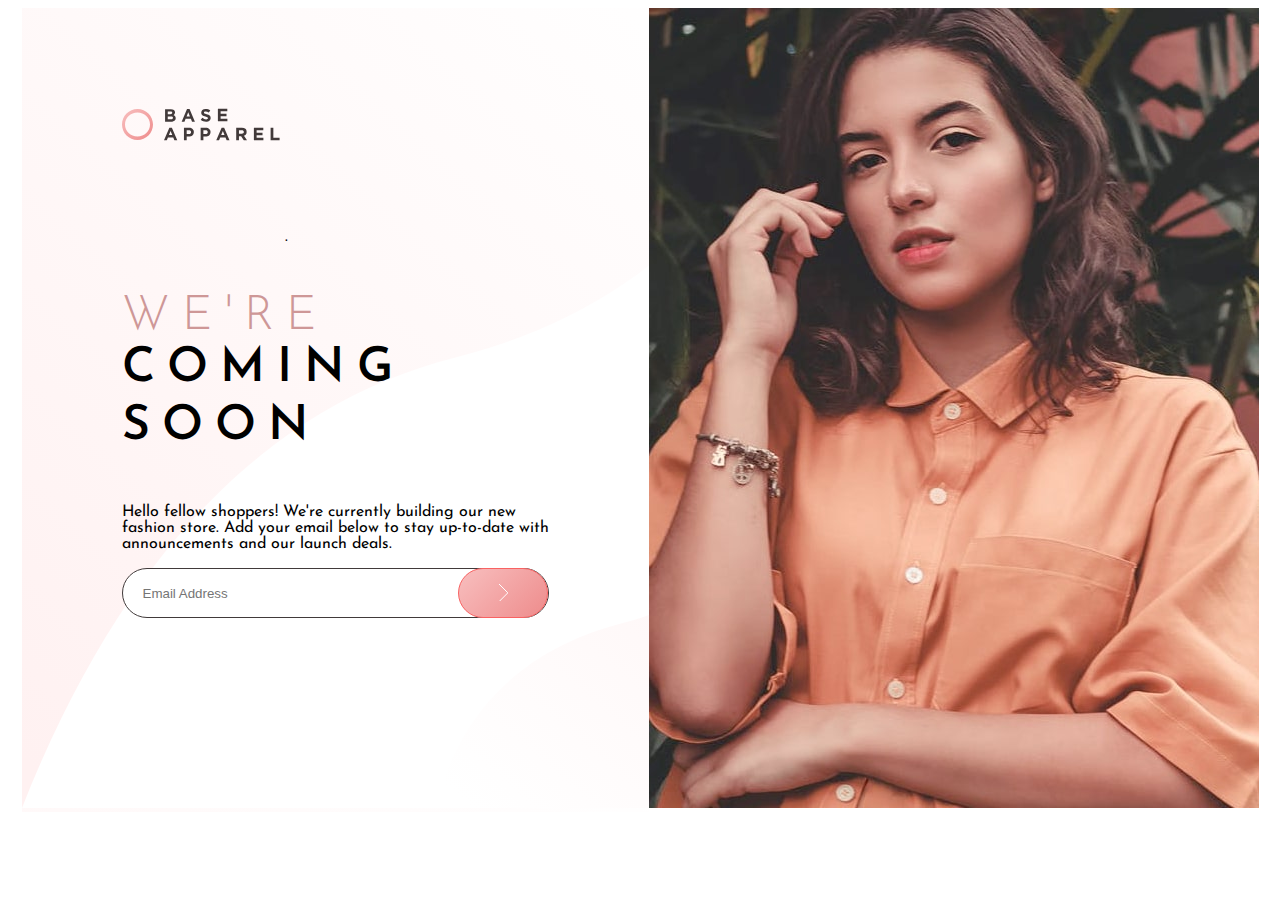
<file: index.html>
<!DOCTYPE html>
<html lang="en">
  <head>
    <meta charset="UTF-8" />
    <meta name="viewport" content="width=device-width, initial-scale=1.0" />
    <!-- displays site properly based on user's device -->

    <link
      rel="icon"
      type="image/png"
      sizes="32x32"
      href="./images/favicon-32x32.png"
    />
    <link rel="stylesheet" href="style.css" />
    <title>Frontend Mentor | Base Apparel coming soon page</title>
  </head>
  <body>
<!-- images url changed from ../images to /images as not showing in netlify -->

    <div class="container">
      <div class="text">
          <img class="logo" src="./images/logo.svg" alt="logo" />
          <span>.</span>
        <p class="were">We're</p>
        <p class="coming-soon">coming </br>soon</p>
        <p class="bla-bla">
          Hello fellow shoppers! We're currently building our new<br /> fashion store.
          Add your email below to stay up-to-date with <br />announcements and our
          launch deals.
        </p>

        <div class="form">
          <form>
           <div class="input-outer">
            <input class="email" type="email" name="email" placeholder="Email Address" />
            <span>
            <button class="button">
              <svg xmlns="http://www.w3.org/2000/svg" width="10" height="18"><path fill="none" stroke="#FFF" stroke-width="1" d="M1 1l8.836 8.836L1 18.671"/></svg>
            </button>
            </span>
           </div>
          </form>
        </div>
      </div>

      <div class="hero">
        <img src="./images/hero-desktop.jpg" alt="desktop hero img" />
      </div>
    </div>
    <script src="./script.js"></script>
  
  </body>

</html>
</file>
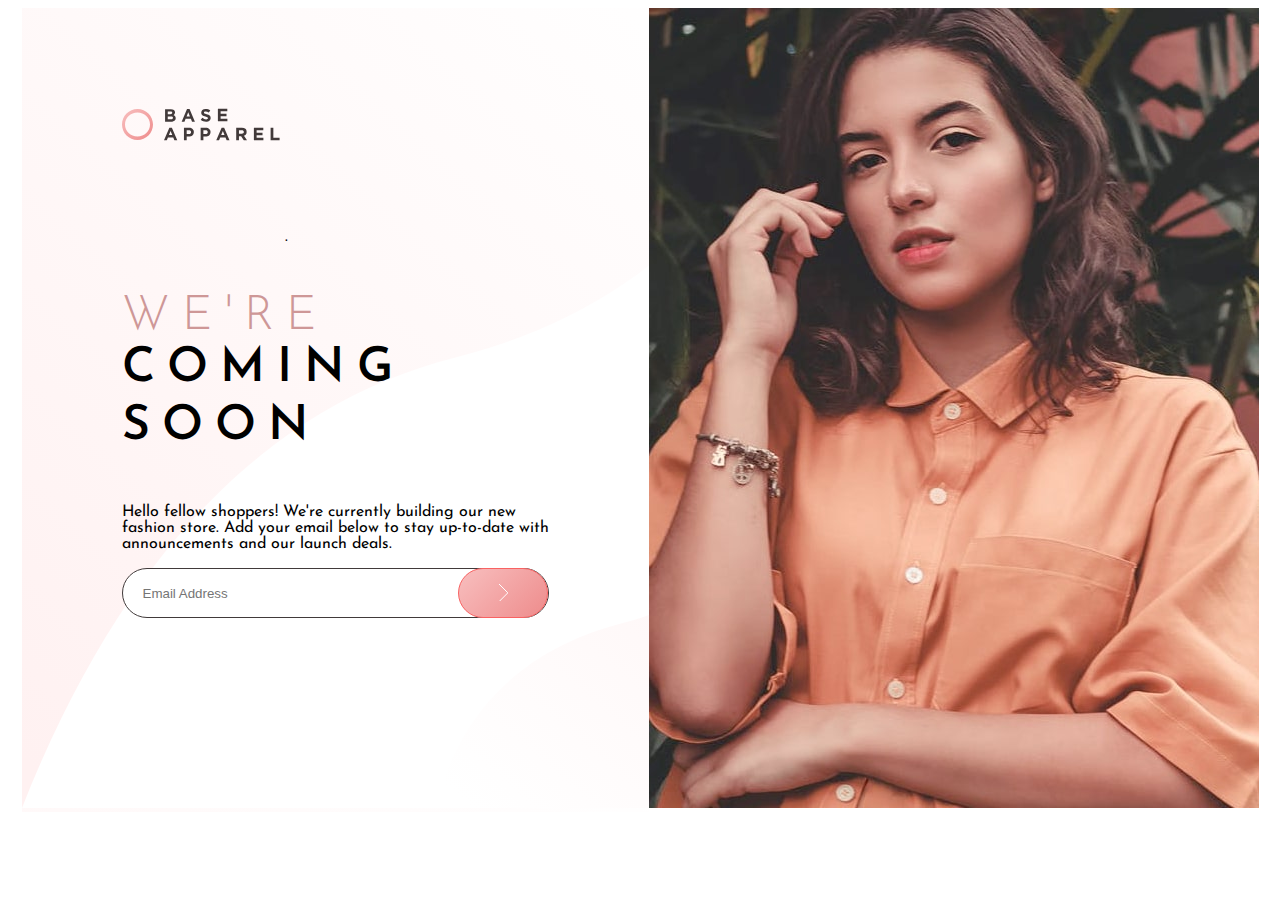
<file: src/index.html>
<!DOCTYPE html>
<html lang="en">
  <head>
    <meta charset="UTF-8" />
    <meta name="viewport" content="width=device-width, initial-scale=1.0" />
    <!-- displays site properly based on user's device -->

    <link
      rel="icon"
      type="image/png"
      sizes="32x32"
      href="./images/favicon-32x32.png"
    />
    <link rel="stylesheet" href="style.css" />
    <title>Frontend Mentor | Base Apparel coming soon page</title>
  </head>
  <body>
<!-- images url changed from ../images to /images as not showing in netlify -->

    <div class="container">
      <div class="text">
          <img class="logo" src="../images/logo.svg" alt="logo" />
          <span>.</span>
        <p class="were">We're</p>
        <p class="coming-soon">coming </br>soon</p>
        <p class="bla-bla">
          Hello fellow shoppers! We're currently building our new<br /> fashion store.
          Add your email below to stay up-to-date with <br />announcements and our
          launch deals.
        </p>

        <div class="form">
          <form>
           <div class="input-outer">
            <input class="email" type="email" name="email" placeholder="Email Address" />
            <span>
            <button class="button">
              <svg xmlns="http://www.w3.org/2000/svg" width="10" height="18"><path fill="none" stroke="#FFF" stroke-width="1" d="M1 1l8.836 8.836L1 18.671"/></svg>
            </button>
            </span>
           </div>
          </form>
        </div>
      </div>

      <div class="hero">
        <img src="/images/hero-desktop.jpg" alt="desktop hero img" />
      </div>
    </div>
    <script src="./script.js"></script>
  
  </body>

</html>
</file>
<file: style.css>
@import url(https://fonts.googleapis.com/css?family=Josefin+Sans:300,400,600);

* {
  box-sizing: border-box;
}

:root {
  --desaturated-red: hsl(0, 36%, 70%);
  --soft-red: hsl(0, 93%, 68%);
  --dark-grayish-red: hsl(0, 6%, 24%);
  --gradient-one: hsl(0, 0%, 100%), hsl(0, 100%, 98%); /*- Linear, 135deg,*/
  --gradient-two: hsl(0, 80%, 86%), hsl(0, 74%, 74%); /*- Linear, 135deg,*/

  /*background-image: linear-gradient(45deg, var(--gradient-colors));*/
}

.container {
  display: flex;
}

body {
  font-family: "Josefin Sans", sans-serif;
  font-size: 16px;
  display: flex;
  align-items: center;
  justify-content: center;
}

img {
  margin-top: 0px;
}
.logo {
  padding-bottom: 100px;
}
.text {
  flex: 50%;
  padding: 100px;
  background-image: url("../images/bg-pattern-desktop.svg");
}

.hero:first-child {
  margin-right: 20px;
}

.were {
  font-weight: 300;
  color: var(--desaturated-red);
  font-size: 3rem;
  text-transform: uppercase;
  letter-spacing: 12px;
  margin-bottom: 0px;
}
.coming-soon {
  font-weight: 600;
  text-transform: uppercase;
  font-size: 3rem;
  line-height: 1.2;
  letter-spacing: 12px;
  margin-top: 0;
}

.input-outer {
  position: relative;
}

.email {
  height: 50px;
  width: 100%;
  padding-right: 100px;
  border-radius: 30px;
  display: relative;
  border: 1px solid var(--dark-grayish-red);
  padding: 10px 20px;
}

.button {
  height: 50px;
  width: 90px;
  border-radius: 30px;
  color: white;
  font-weight: 600;
  background-image: linear-gradient(135deg, var(--gradient-two));
  border: 1px solid var(--soft-red);
  position: absolute;
  right: 1px;
}
@media screen and (max-width: 375px) {
  body {
    font-size: 14px;
  }
}

@media screen and (min-width: 1440px) {
  body {
    font-size: 18px;
  }
}
</file>
<file: src/style.css>
@import url(https://fonts.googleapis.com/css?family=Josefin+Sans:300,400,600);

* {
  box-sizing: border-box;
}

:root {
  --desaturated-red: hsl(0, 36%, 70%);
  --soft-red: hsl(0, 93%, 68%);
  --dark-grayish-red: hsl(0, 6%, 24%);
  --gradient-one: hsl(0, 0%, 100%), hsl(0, 100%, 98%); /*- Linear, 135deg,*/
  --gradient-two: hsl(0, 80%, 86%), hsl(0, 74%, 74%); /*- Linear, 135deg,*/

  /*background-image: linear-gradient(45deg, var(--gradient-colors));*/
}

.container {
  display: flex;
}

body {
  font-family: "Josefin Sans", sans-serif;
  font-size: 16px;
  display: flex;
  align-items: center;
  justify-content: center;
}

img {
  margin-top: 0px;
}
.logo {
  padding-bottom: 100px;
}
.text {
  flex: 50%;
  padding: 100px;
  background-image: url("../images/bg-pattern-desktop.svg");
}

.hero:first-child {
  margin-right: 20px;
}

.were {
  font-weight: 300;
  color: var(--desaturated-red);
  font-size: 3rem;
  text-transform: uppercase;
  letter-spacing: 12px;
  margin-bottom: 0px;
}
.coming-soon {
  font-weight: 600;
  text-transform: uppercase;
  font-size: 3rem;
  line-height: 1.2;
  letter-spacing: 12px;
  margin-top: 0;
}

.input-outer {
  position: relative;
}

.email {
  height: 50px;
  width: 100%;
  padding-right: 100px;
  border-radius: 30px;
  display: relative;
  border: 1px solid var(--dark-grayish-red);
  padding: 10px 20px;
}

.button {
  height: 50px;
  width: 90px;
  border-radius: 30px;
  color: white;
  font-weight: 600;
  background-image: linear-gradient(135deg, var(--gradient-two));
  border: 1px solid var(--soft-red);
  position: absolute;
  right: 1px;
}
@media screen and (max-width: 375px) {
  body {
    font-size: 14px;
  }
}

@media screen and (min-width: 1440px) {
  body {
    font-size: 18px;
  }
}
</file>
